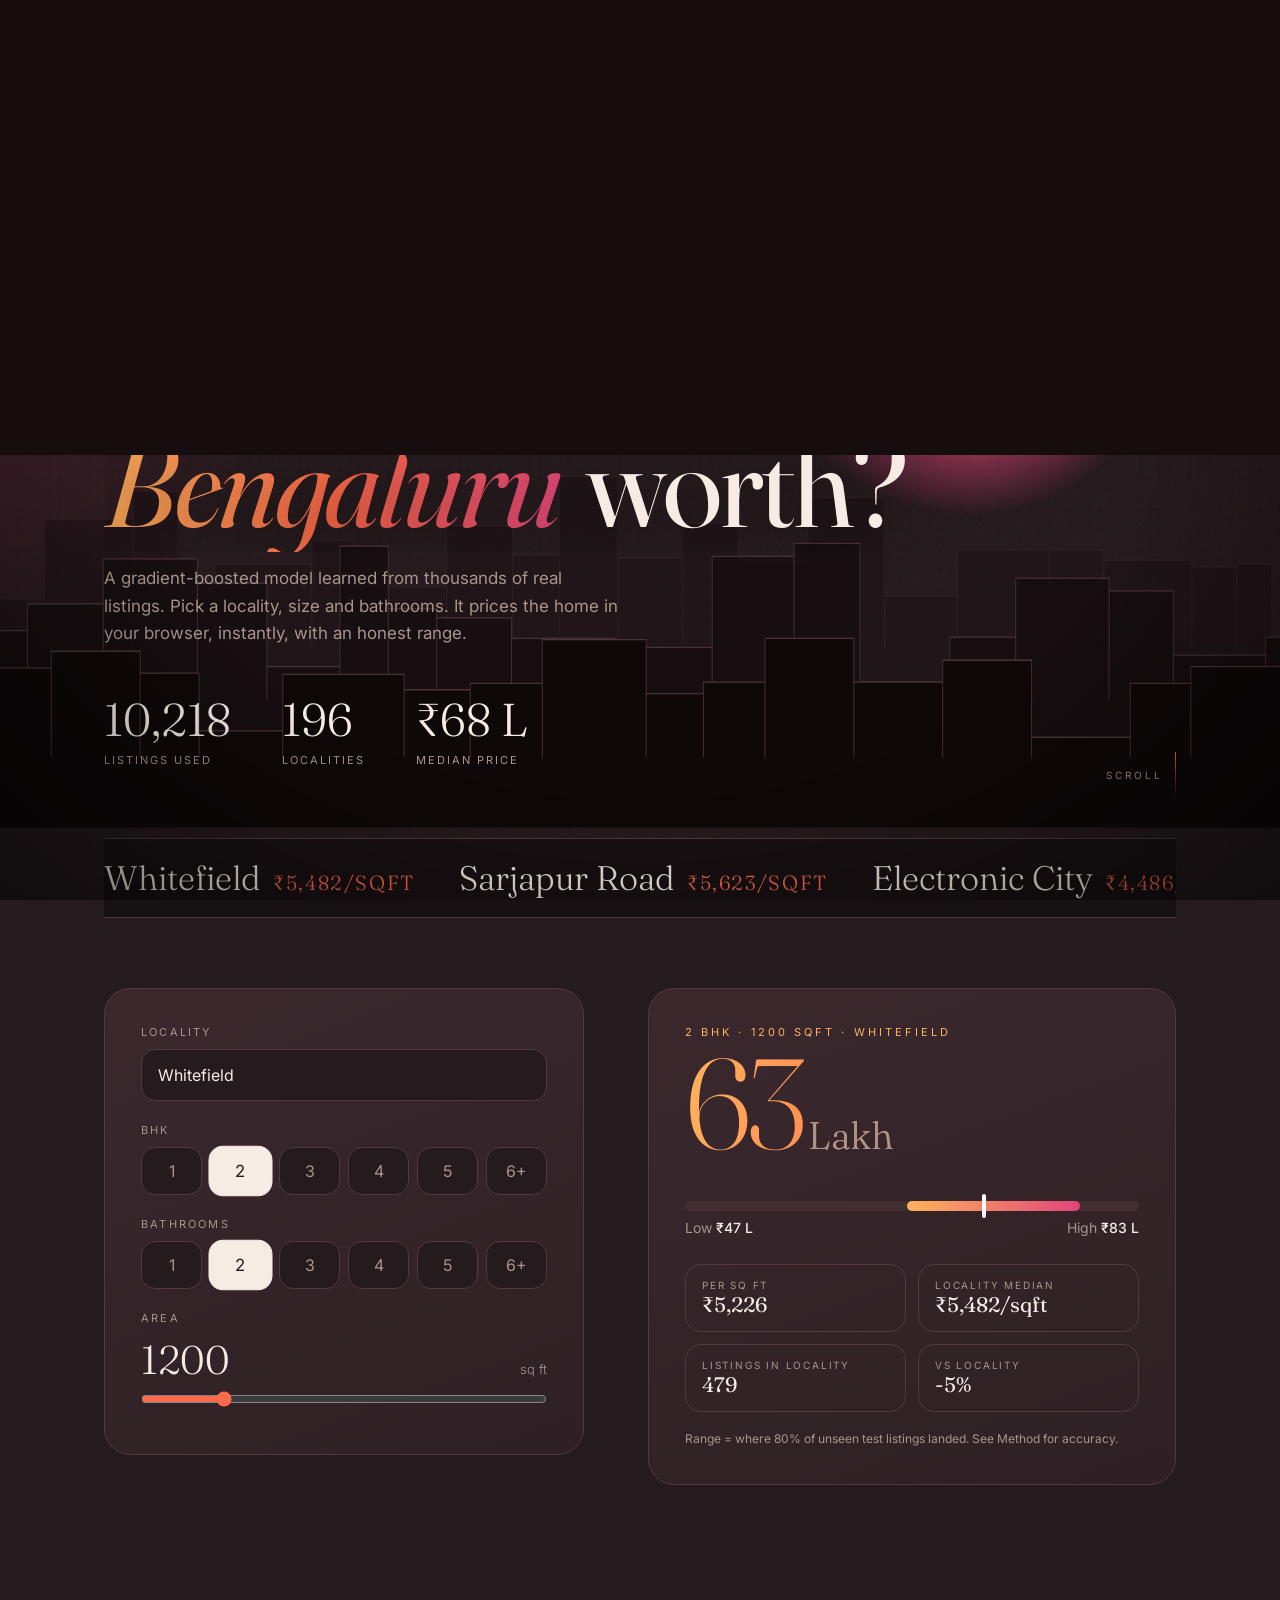
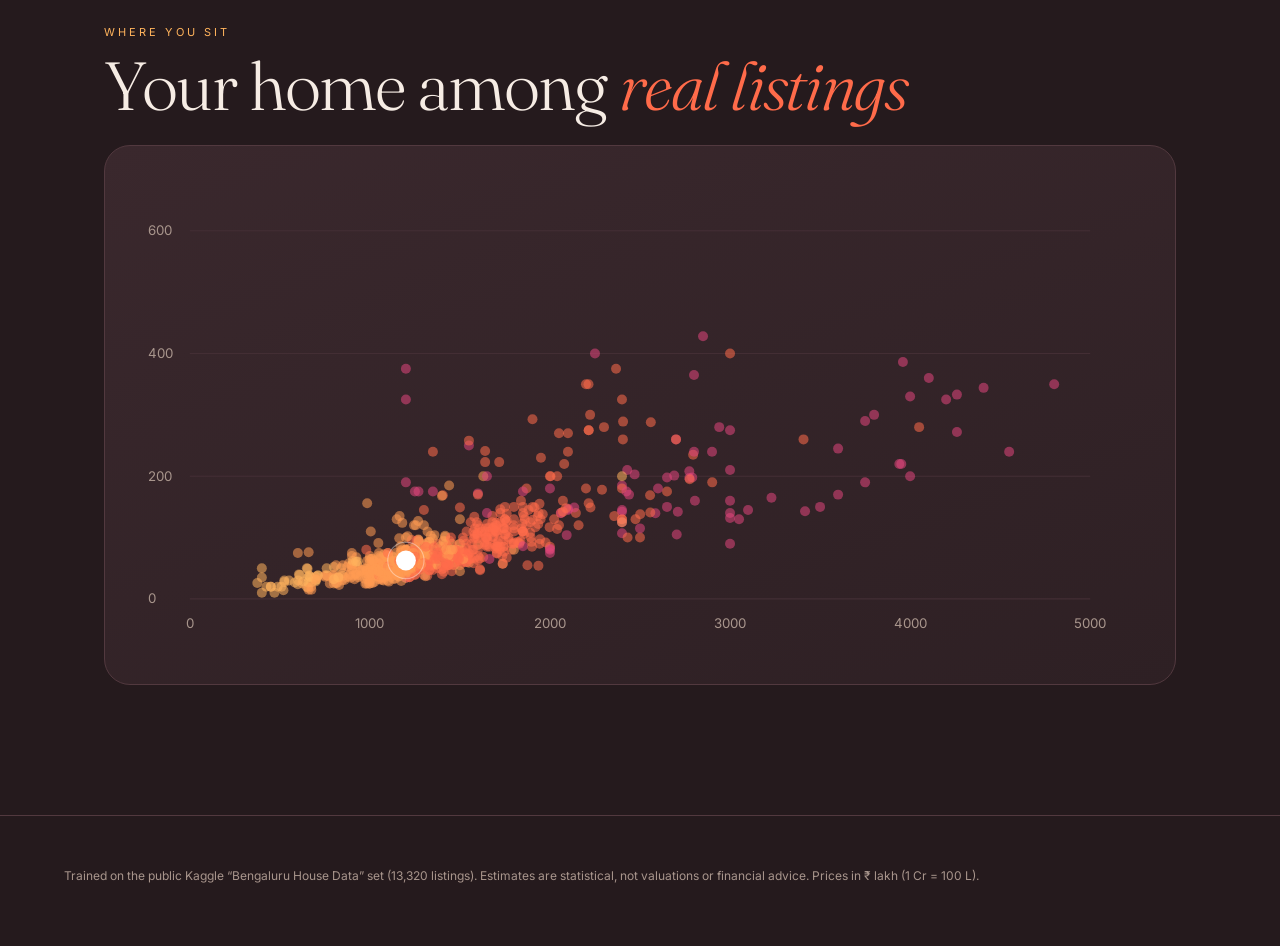
<file: index.html>
<!doctype html><html lang="en"><head><meta charset="utf-8"><meta name="viewport" content="width=device-width,initial-scale=1"><title></title><meta name="description" content="Bengaluru house price predictor trained on 13,000+ real listings."><link rel="preconnect" href="https://fonts.googleapis.com"><link href="https://fonts.googleapis.com/css2?family=Fraunces:ital,opsz,wght@0,9..144,300;0,9..144,400;1,9..144,300&family=Inter:wght@300;400;500&display=swap" rel="stylesheet"><link rel="stylesheet" href="style.css"></head><body><script src="app.js"></script><main><div class="wrap">
<div class="hero"><canvas id="dust"></canvas><div class="sun"></div>
<div class="sky"><svg viewBox="0 0 1600 400" preserveAspectRatio="none" style="opacity:0.55"><path d="M0 [base64]" fill="#1c1114" stroke="#3a262b"/></svg><svg viewBox="0 0 1600 400" preserveAspectRatio="none" style="opacity:0.8"><path d="M0 [base64]" fill="#150d0f" stroke="#52393f"/></svg><svg viewBox="0 0 1600 400" preserveAspectRatio="none" style="opacity:1"><path d="M0 [base64]" fill="#0f0809" stroke="#4a3238"/></svg></div>
<div class="eyebrow fade">Trained on real Bengaluru listings</div>
<h1 class="serif" style="margin-top:18px"><span class="ln"><span>What is a</span></span><span class="ln"><span>home in</span></span><span class="ln"><span><em>Bengaluru</em> worth?</span></span></h1>
<p class="fade">A gradient-boosted model learned from thousands of real listings. Pick a locality, size and bathrooms. It prices the home in your browser, instantly, with an honest range.</p>
<div class="stats fade"><div><b id="s1">–</b><span>listings used</span></div><div><b id="s2">–</b><span>localities</span></div><div><b id="s3">–</b><span>median price</span></div></div><div class="scrollcue">Scroll</div></div>
<div class="marq" id="mq"><div></div></div>
<section id="lab"><div class="lab">
<div class="card reveal"><label>Locality</label><div style="position:relative"><input type="text" id="loc" placeholder="Search e.g. Whitefield" autocomplete="off"><div class="sug" id="sug"></div></div>
<label>BHK</label><div class="pills" id="bhk"></div>
<label>Bathrooms</label><div class="pills" id="bath"></div>
<label>Area</label><div class="sqv"><span id="sqv">1200</span><small>sq ft</small></div><input type="range" id="sq" min="300" max="5000" step="10" value="1200"></div>
<div class="card out reveal"><div class="eyebrow" id="ol">Estimated price</div><div class="price" id="pr">–</div>
<div class="range"><i id="ri"></i><u id="rm"></u></div><div class="rl"><span>Low <b id="lo"></b></span><span>High <b id="hi"></b></span></div>
<div class="facts"><div><span>Per sq ft</span><b id="pp">–</b></div><div><span>Locality median</span><b id="lm">–</b></div><div><span>Listings in locality</span><b id="ln">–</b></div><div><span>vs locality</span><b id="vs">–</b></div></div>
<p class="note">Range = where 80% of unseen test listings landed. See Method for accuracy.</p></div>
</div></section>
<section><div class="eyebrow">Where you sit</div><h2 class="serif reveal" style="margin:12px 0 0">Your home among <em style="font-style:italic;color:var(--hot)">real listings</em></h2><div class="card chart rel" id="sc"></div></section>
</div></main>
<script>
load.then(()=>{reveal();$('#mq div').innerHTML=(t=>t+t)(STATS.localities_list.slice(0,40).map(l=>`<span><b>${l.name}</b><i>₹${l.median_ppsf.toLocaleString()}/SQFT</i></span>`).join(''));const S=STATS;count($('#s1'),S.rows_clean,v=>Math.round(v).toLocaleString());count($('#s2'),S.localities,v=>Math.round(v));count($('#s3'),S.median_price,v=>'₹'+Math.round(v)+' L');
let st={loc:'Whitefield',bhk:2,bath:2,sqft:1200};const L=Object.fromEntries(S.localities_list.map(l=>[l.name,l]));if(!L[st.loc])st.loc=S.localities_list[0].name;
$('#loc').value=st.loc;
const pills=(id,arr,key)=>{$(id).innerHTML=arr.map(v=>`<button data-v="${v}">${v}${v==arr[arr.length-1]?'+':''}</button>`).join('');$$(id+' button').forEach(b=>b.onclick=()=>{st[key]=+b.dataset.v;upd()})};
pills('#bhk',[1,2,3,4,5,6],'bhk');pills('#bath',[1,2,3,4,5,6],'bath');
$('#sq').oninput=e=>{st.sqft=+e.target.value;upd()};
const inp=$('#loc'),sug=$('#sug');let names=S.localities_list;
function show(q){const r=names.filter(n=>n.name.toLowerCase().includes(q.toLowerCase())).slice(0,40);sug.innerHTML=r.map(n=>`<div data-n="${n.name}">${n.name}<small>${n.n} listings</small></div>`).join('');sug.style.display=r.length?'block':'none';$$('div',sug).forEach(d=>d.onclick=()=>{st.loc=d.dataset.n;inp.value=st.loc;sug.style.display='none';upd()})}
inp.onfocus=()=>{inp.select();show('')};inp.oninput=()=>show(inp.value);document.addEventListener('click',e=>{if(!e.target.closest('#loc,#sug'))sug.style.display='none'});
let first=true;
function upd(){const{loc,bhk,bath,sqft}=st;$$('#bhk button').forEach(b=>b.classList.toggle('on',+b.dataset.v==bhk));$$('#bath button').forEach(b=>b.classList.toggle('on',+b.dataset.v==bath));$('#sqv').textContent=sqft;
 const p=predict(loc,bhk,sqft,bath),l=L[loc];{const u=p.mid>=100?'Cr':'Lakh',to=p.mid>=100?p.mid/100:p.mid,pv=window._pv||0,t0=performance.now();window._pv=to;(function f(t){const k=Math.min(1,(t-t0)/700),e=1-Math.pow(1-k,3),v=pv+(to-pv)*e;$('#pr').innerHTML=(u=='Cr'?v.toFixed(2):Math.round(v))+'<small>'+u+'</small>';if(k<1)requestAnimationFrame(f)})(t0)}
 $('#lo').textContent=fmt(p.lo);$('#hi').textContent=fmt(p.hi);const a=Math.max(p.hi*1.15,1),pc=v=>v/a*100;
 $('#ri').style.left=pc(p.lo)+'%';$('#ri').style.width=pc(p.hi-p.lo)+'%';$('#rm').style.left=`calc(${pc(p.mid)}% - 2px)`;
 $('#pp').textContent='₹'+Math.round(p.mid*1e5/sqft).toLocaleString();$('#lm').textContent='₹'+l.median_ppsf.toLocaleString()+'/sqft';$('#ln').textContent=l.n;
 const d=(p.mid*1e5/sqft)/l.median_ppsf-1;$('#vs').textContent=(d>=0?'+':'')+Math.round(d*100)+'%';
 $('#ol').textContent=`${bhk} BHK · ${sqft} sqft · ${loc}`;scatter($('#sc'),{sqft,price:p.mid});if(!first)$('#pr').classList.remove('pt'),void $('#pr').offsetWidth,$('#pr').classList.add('pt');first=false}
upd()});
</script>
<footer>Trained on the public Kaggle “Bengaluru House Data” set (13,320 listings). Estimates are statistical, not valuations or financial advice. Prices in ₹ lakh (1 Cr = 100 L).</footer>
</file>
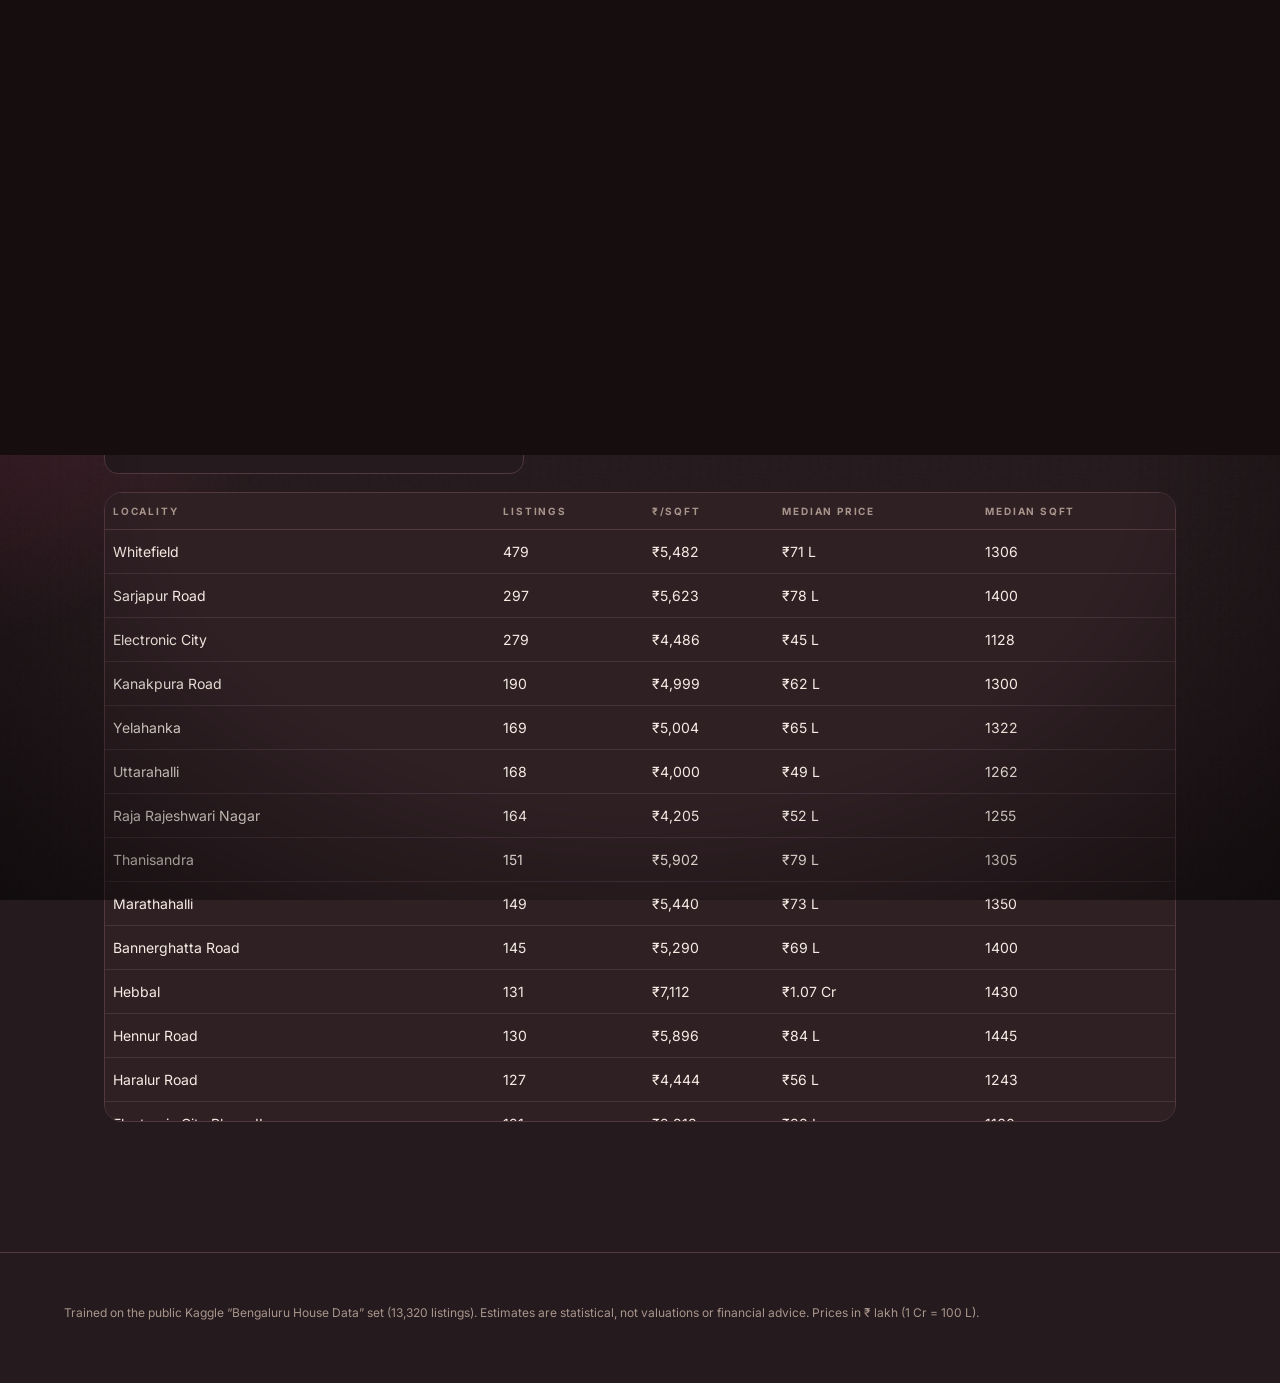
<file: localities.html>
<!doctype html><html lang="en"><head><meta charset="utf-8"><meta name="viewport" content="width=device-width,initial-scale=1"><title>Localities - </title><meta name="description" content="Bengaluru house price predictor trained on 13,000+ real listings."><link rel="preconnect" href="https://fonts.googleapis.com"><link href="https://fonts.googleapis.com/css2?family=Fraunces:ital,opsz,wght@0,9..144,300;0,9..144,400;1,9..144,300&family=Inter:wght@300;400;500&display=swap" rel="stylesheet"><link rel="stylesheet" href="style.css"></head><body><script src="app.js"></script><main><div class="wrap pg"><div class="eyebrow fade">Every locality</div><h1 class="serif" style="margin-top:14px"><span class="ln"><span>Know your</span></span><span class="ln"><span><em>neighbourhood</em></span></span></h1>
<section><input type="text" id="q" placeholder="Filter localities..." style="max-width:420px;margin-bottom:18px"><div class="tw"><table><thead><tr><th data-k="name">Locality</th><th data-k="n">Listings</th><th data-k="median_ppsf">₹/sqft</th><th data-k="median_price">Median price</th><th data-k="median_sqft">Median sqft</th></tr></thead><tbody id="tb"></tbody></table></div></section></div></main>
<script>load.then(()=>{let k='n',asc=false,q='';const T=$('#tb');
function r(){const d=STATS.localities_list.filter(l=>l.name.toLowerCase().includes(q)).sort((a,b)=>(a[k]>b[k]?1:-1)*(asc?1:-1));T.innerHTML=d.map(l=>`<tr><td>${l.name}</td><td>${l.n}</td><td>₹${l.median_ppsf.toLocaleString()}</td><td>${fmt(l.median_price)}</td><td>${l.median_sqft}</td></tr>`).join('')}
$$('th').forEach(h=>h.onclick=()=>{asc=k==h.dataset.k?!asc:false;k=h.dataset.k;r()});$('#q').oninput=e=>{q=e.target.value.toLowerCase();r()};r()})</script>
<footer>Trained on the public Kaggle “Bengaluru House Data” set (13,320 listings). Estimates are statistical, not valuations or financial advice. Prices in ₹ lakh (1 Cr = 100 L).</footer>
</file>
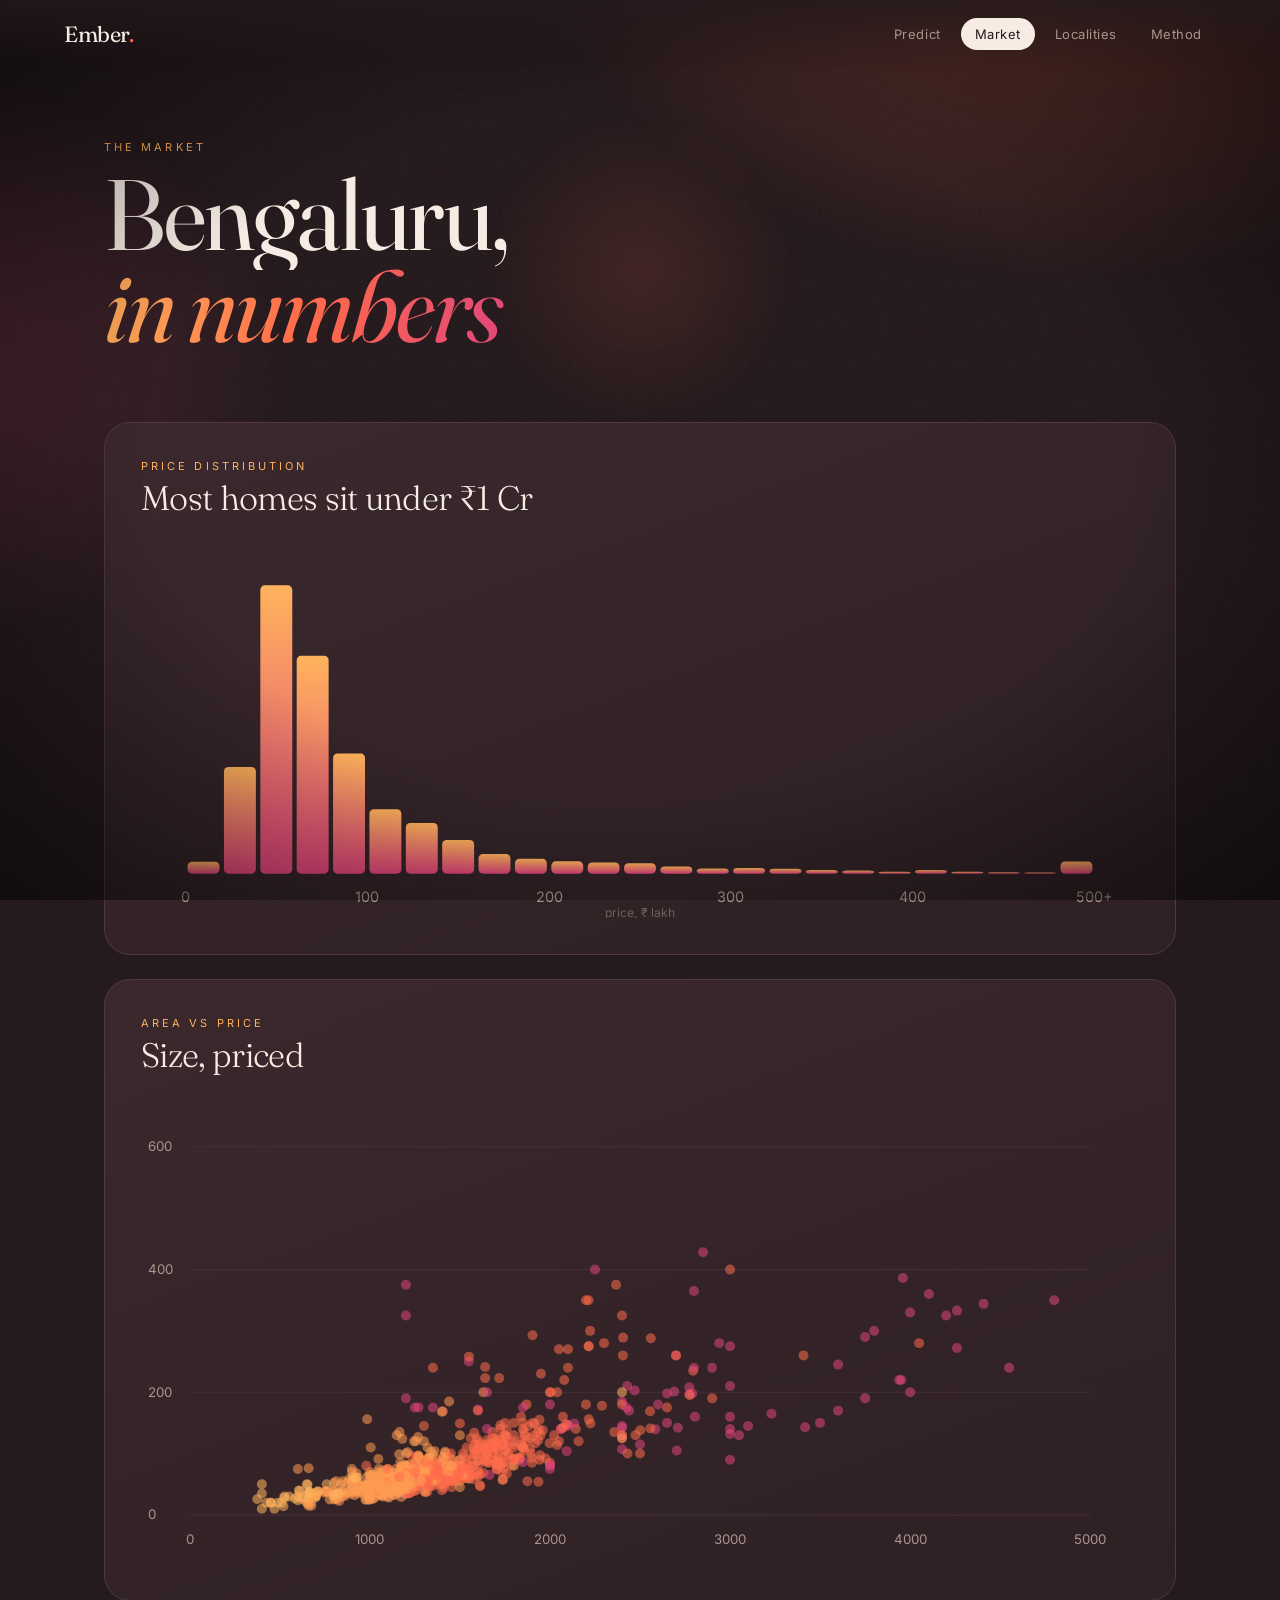
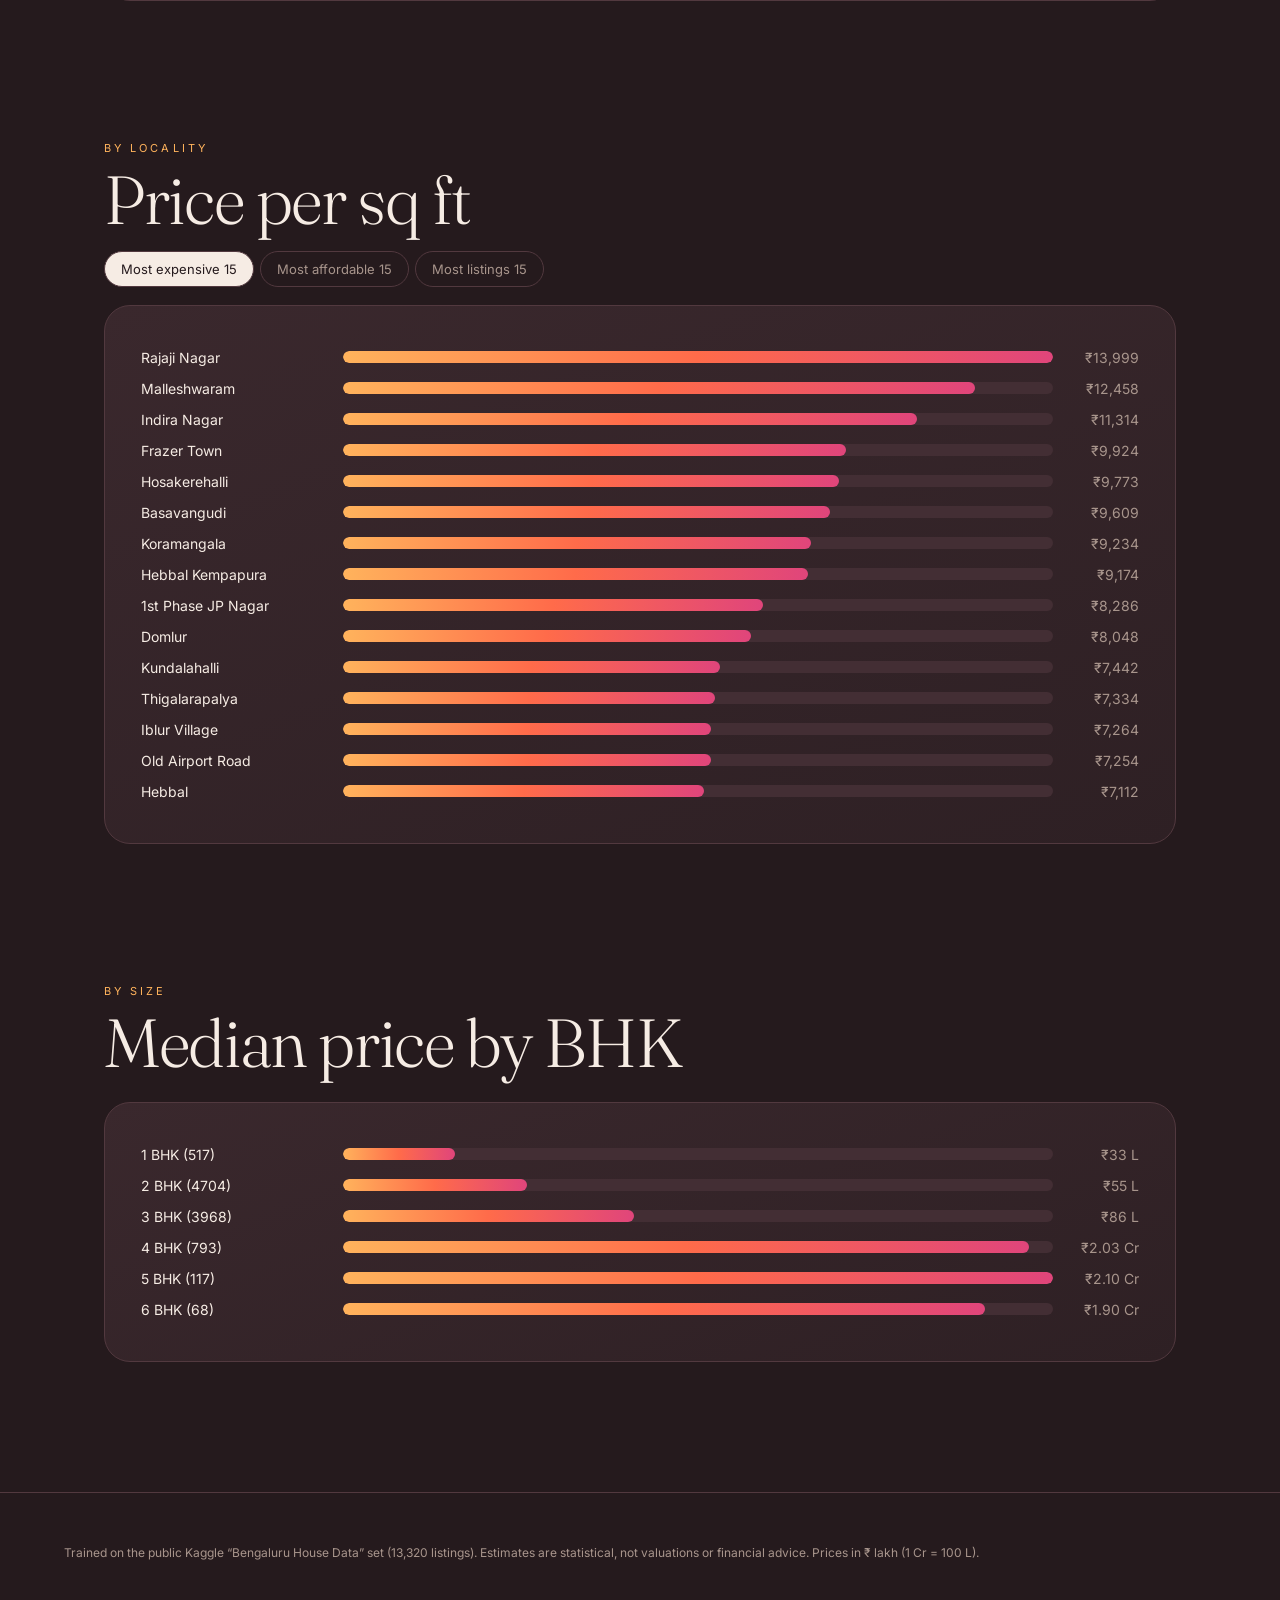
<file: market.html>
<!doctype html><html lang="en"><head><meta charset="utf-8"><meta name="viewport" content="width=device-width,initial-scale=1"><title>Market - </title><meta name="description" content="Bengaluru house price predictor trained on 13,000+ real listings."><link rel="preconnect" href="https://fonts.googleapis.com"><link href="https://fonts.googleapis.com/css2?family=Fraunces:ital,opsz,wght@0,9..144,300;0,9..144,400;1,9..144,300&family=Inter:wght@300;400;500&display=swap" rel="stylesheet"><link rel="stylesheet" href="style.css"></head><body><script src="app.js"></script><main><div class="wrap pg"><div class="eyebrow fade">The market</div><h1 class="serif" style="margin-top:14px"><span class="ln"><span>Bengaluru,</span></span><span class="ln"><span><em>in numbers</em></span></span></h1>
<section><div class="grid2" style="grid-template-columns:1fr"><div class="card reveal"><div class="eyebrow">Price distribution</div><h2 class="serif" style="font-size:34px;margin-top:8px">Most homes sit under ₹1 Cr</h2><div class="chart rel" id="h"></div></div>
<div class="card reveal"><div class="eyebrow">Area vs price</div><h2 class="serif" style="font-size:34px;margin-top:8px">Size, priced</h2><div class="chart rel" id="s"></div></div></div></section>
<section><div class="eyebrow">By locality</div><h2 class="serif" style="margin-top:10px">Price per sq ft</h2>
<div class="seg" id="sg"><button class="on" data-k="hi">Most expensive 15</button><button data-k="lo">Most affordable 15</button><button data-k="n">Most listings 15</button></div><div class="card reveal rel" id="b"></div></section>
<section><div class="eyebrow">By size</div><h2 class="serif" style="margin-top:10px">Median price by BHK</h2><div class="card reveal" id="k"></div></section>
</div></main><script>
load.then(()=>{reveal();hist($('#h'));scatter($('#s'));const A=STATS.localities_list.filter(l=>l.n>=15);
const set={hi:[...A].sort((a,b)=>b.median_ppsf-a.median_ppsf).slice(0,15),lo:[...A].sort((a,b)=>a.median_ppsf-b.median_ppsf).slice(0,15),n:A.slice(0,15)};
const draw=k=>{const el=$('#b');el.classList.add('in');bars(el,set[k].map(l=>({name:l.name,v:l.median_ppsf})),'v',v=>'₹'+v.toLocaleString())};
$$('#sg button').forEach(b=>b.onclick=()=>{$$('#sg button').forEach(x=>x.classList.remove('on'));b.classList.add('on');draw(b.dataset.k)});draw('hi');
bars($('#k'),Object.entries(STATS.bhk).map(([b,v])=>({name:b+' BHK ('+v.n+')',v:v.median_price})),'v',v=>fmt(v))});
</script>
<footer>Trained on the public Kaggle “Bengaluru House Data” set (13,320 listings). Estimates are statistical, not valuations or financial advice. Prices in ₹ lakh (1 Cr = 100 L).</footer>
</file>
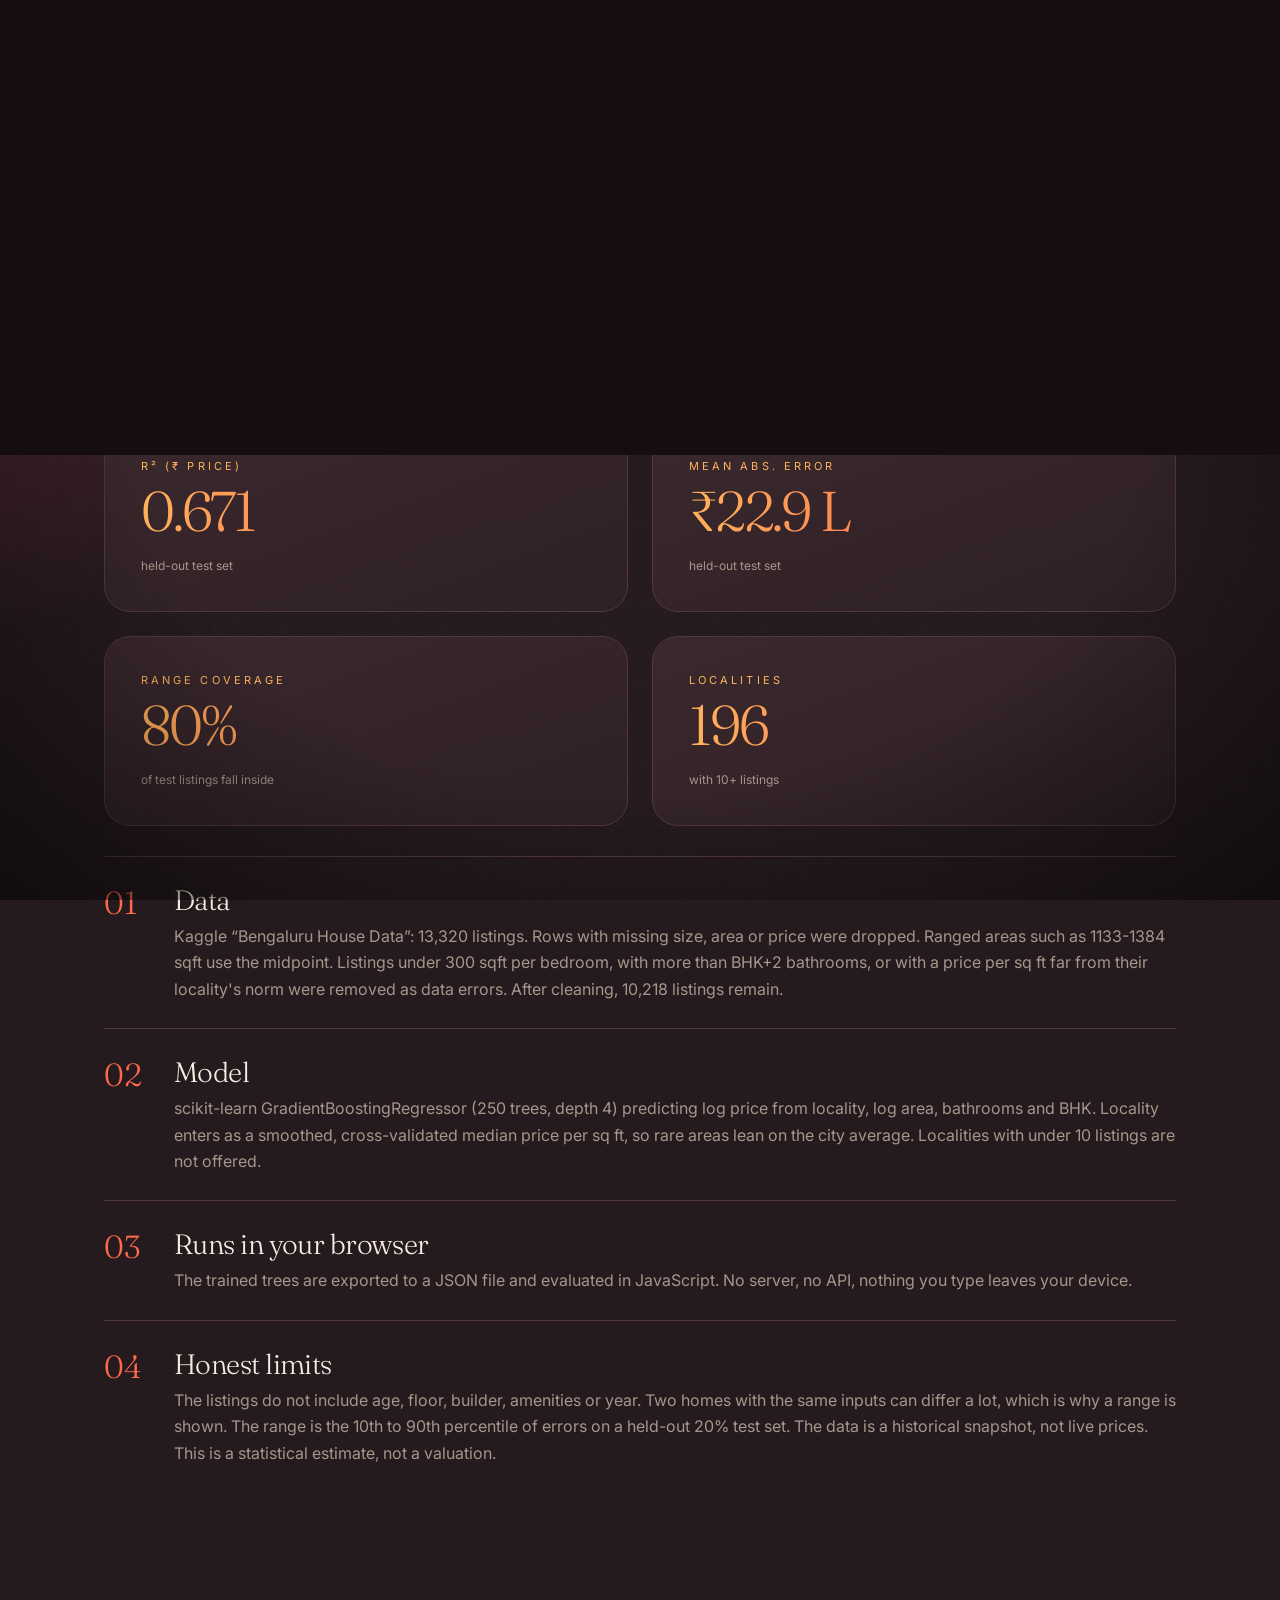
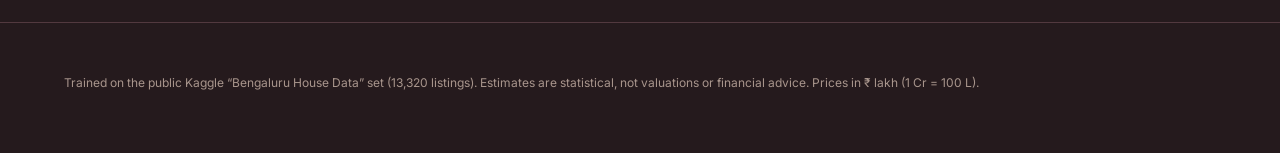
<file: method.html>
<!doctype html><html lang="en"><head><meta charset="utf-8"><meta name="viewport" content="width=device-width,initial-scale=1"><title>Method - </title><meta name="description" content="Bengaluru house price predictor trained on 13,000+ real listings."><link rel="preconnect" href="https://fonts.googleapis.com"><link href="https://fonts.googleapis.com/css2?family=Fraunces:ital,opsz,wght@0,9..144,300;0,9..144,400;1,9..144,300&family=Inter:wght@300;400;500&display=swap" rel="stylesheet"><link rel="stylesheet" href="style.css"></head><body><script src="app.js"></script><main><div class="wrap pg"><div class="eyebrow fade">Method</div><h1 class="serif" style="margin-top:14px"><span class="ln"><span>How it</span></span><span class="ln"><span><em>works</em></span></span></h1>
<section><div class="grid2" id="m"></div>
<div style="margin-top:30px"><div class="step"><b>01</b><div><h3 class="serif" style="font-size:28px">Data</h3><p>Kaggle “Bengaluru House Data”: 13,320 listings. Rows with missing size, area or price were dropped. Ranged areas such as 1133-1384 sqft use the midpoint. Listings under 300 sqft per bedroom, with more than BHK+2 bathrooms, or with a price per sq ft far from their locality's norm were removed as data errors. <span id="cl"></span></p></div></div>
<div class="step"><b>02</b><div><h3 class="serif" style="font-size:28px">Model</h3><p>scikit-learn GradientBoostingRegressor (250 trees, depth 4) predicting log price from locality, log area, bathrooms and BHK. Locality enters as a smoothed, cross-validated median price per sq ft, so rare areas lean on the city average. Localities with under 10 listings are not offered.</p></div></div>
<div class="step"><b>03</b><div><h3 class="serif" style="font-size:28px">Runs in your browser</h3><p>The trained trees are exported to a JSON file and evaluated in JavaScript. No server, no API, nothing you type leaves your device.</p></div></div>
<div class="step"><b>04</b><div><h3 class="serif" style="font-size:28px">Honest limits</h3><p>The listings do not include age, floor, builder, amenities or year. Two homes with the same inputs can differ a lot, which is why a range is shown. The range is the 10th to 90th percentile of errors on a held-out 20% test set. The data is a historical snapshot, not live prices. This is a statistical estimate, not a valuation.</p></div></div></div></section></div></main>
<script>load.then(()=>{reveal();const s=STATS;$('#cl').textContent=`After cleaning, ${s.rows_clean.toLocaleString()} listings remain.`;
$('#m').innerHTML=[['R² (₹ price)',s.r2,'held-out test set'],['Mean abs. error','₹'+s.mae_lakh+' L','held-out test set'],['Range coverage','80%','of test listings fall inside'],['Localities',s.localities,'with 10+ listings']].map(([a,b,c])=>`<div class="card reveal"><div class="eyebrow">${a}</div><div class="price" style="font-size:56px;margin-top:10px">${b}</div><p class="note">${c}</p></div>`).join('');reveal()})</script>
<footer>Trained on the public Kaggle “Bengaluru House Data” set (13,320 listings). Estimates are statistical, not valuations or financial advice. Prices in ₹ lakh (1 Cr = 100 L).</footer>
</file>
<file: style.css>
:root{--bg:#251a1d;--bg2:#2f2024;--ink:#f6ece4;--mut:#a8958c;--line:#52393f;--hot:#ff6b4a;--gold:#ffb35c;--rose:#e0457b}
*{box-sizing:border-box;margin:0;padding:0}html{scroll-behavior:smooth}
body{background:var(--bg);color:var(--ink);font-family:'Inter',system-ui,sans-serif;overflow-x:hidden;min-height:100vh;-webkit-font-smoothing:antialiased}
body:before{content:"";position:fixed;inset:0;background:radial-gradient(900px 600px at 85% -10%,rgba(255,107,74,.34),transparent 62%),radial-gradient(700px 500px at -10% 40%,rgba(224,69,123,.24),transparent 60%);pointer-events:none;z-index:0}
body:after{content:"";position:fixed;inset:0;opacity:.06;pointer-events:none;z-index:1;background-image:url("data:image/svg+xml;utf8,<svg xmlns='http://www.w3.org/2000/svg' width='160' height='160'><filter id='n'><feTurbulence baseFrequency='.9' numOctaves='2'/></filter><rect width='160' height='160' filter='url(%23n)'/></svg>")}
.serif{font-family:'Fraunces',Georgia,serif;font-weight:300;letter-spacing:-.02em}
main,header,footer{position:relative;z-index:2}
header{position:fixed;top:0;left:0;right:0;display:flex;justify-content:space-between;align-items:center;padding:18px 5vw;z-index:20;backdrop-filter:blur(14px);background:linear-gradient(#251a1dcc,#251a1d00)}
.logo{font-family:'Fraunces',serif;font-size:22px;color:var(--ink);text-decoration:none;letter-spacing:-.02em}.logo i{color:var(--hot);font-style:normal}
nav{display:flex;gap:6px}nav a{color:var(--mut);text-decoration:none;font-size:13px;padding:8px 14px;border-radius:99px;letter-spacing:.04em;transition:.3s}
nav a:hover{color:var(--ink)}nav a.on{color:var(--bg);background:var(--ink)}
@media(max-width:640px){header{flex-direction:column;gap:8px;padding:12px 4vw}nav a{padding:7px 11px;font-size:12px}}
.wrap{max-width:1200px;margin:0 auto;padding:0 5vw}
.eyebrow{font-size:11px;letter-spacing:.28em;text-transform:uppercase;color:var(--gold)}
h1{font-size:clamp(46px,9.5vw,132px);line-height:.92}h1 em{font-style:italic;background:linear-gradient(100deg,var(--gold),var(--hot) 50%,var(--rose));-webkit-background-clip:text;background-clip:text;color:transparent;padding-right:.08em}
h2{font-size:clamp(34px,5.5vw,68px);line-height:1}
.hero{min-height:92vh;display:flex;flex-direction:column;justify-content:flex-end;padding:140px 0 60px;position:relative}
.hero p{max-width:520px;color:var(--mut);margin-top:26px;line-height:1.6;font-size:17px}
.skyline{position:absolute;right:0;top:110px;width:min(760px,92vw);opacity:.55;z-index:0;pointer-events:none}
.stats{position:relative;z-index:2;display:flex;gap:clamp(18px,4vw,60px);margin-top:44px;flex-wrap:wrap}.stats b{display:block;font-family:'Fraunces',serif;font-weight:300;font-size:clamp(28px,4vw,46px)}.stats span{font-size:11px;letter-spacing:.18em;text-transform:uppercase;color:var(--mut)}
.reveal{opacity:0;transform:translateY(30px);transition:1s cubic-bezier(.2,.7,.2,1)}.reveal.in{opacity:1;transform:none}
section{padding:70px 0}
.lab{display:grid;grid-template-columns:1fr 1.1fr;gap:clamp(24px,5vw,70px);align-items:start}
@media(max-width:860px){.lab{grid-template-columns:1fr}}
.card{background:linear-gradient(160deg,#3a282d,#2e2024);border:1px solid var(--line);border-radius:26px;padding:clamp(20px,3vw,36px)}
label{display:block;font-size:11px;letter-spacing:.2em;text-transform:uppercase;color:var(--mut);margin:22px 0 10px}label:first-child{margin-top:0}
input[type=text],select{width:100%;background:#251a1d;border:1px solid var(--line);color:var(--ink);padding:15px 16px;border-radius:14px;font-size:16px;font-family:inherit;outline:none;transition:.3s}
input:focus,select:focus{border-color:var(--hot);box-shadow:0 0 0 4px rgba(255,107,74,.15)}
.sug{max-height:220px;overflow:auto;border:1px solid var(--line);border-radius:14px;margin-top:6px;background:#251a1d;display:none}.sug div{padding:11px 16px;cursor:pointer;display:flex;justify-content:space-between;font-size:15px}.sug div:hover,.sug div.act{background:#45303a}.sug small{color:var(--mut)}
.pills{display:flex;gap:8px;flex-wrap:wrap}.pills button{flex:1;min-width:48px;background:#251a1d;border:1px solid var(--line);color:var(--mut);padding:13px 0;border-radius:14px;font-size:16px;cursor:pointer;transition:.25s;font-family:inherit}
.pills button:hover{transform:translateY(-2px);color:var(--ink)}.pills button.on{background:var(--ink);color:var(--bg);border-color:var(--ink);transform:scale(1.05)}
input[type=range]{width:100%;accent-color:var(--hot);height:30px}
.sqv{font-family:'Fraunces',serif;font-size:40px;font-weight:300;display:flex;justify-content:space-between;align-items:baseline}.sqv small{font-size:13px;color:var(--mut);font-family:Inter}
.out{position:sticky;top:90px}
.price{font-family:'Fraunces',serif;font-weight:300;font-size:clamp(64px,11vw,128px);line-height:1;letter-spacing:-.04em;background:linear-gradient(100deg,var(--gold),var(--hot) 60%,var(--rose));-webkit-background-clip:text;background-clip:text;color:transparent;padding-right:.05em}
.price small{font-size:.3em;letter-spacing:0;margin-left:6px;color:var(--mut);-webkit-text-fill-color:var(--mut)}
.range{margin:34px 0 8px;height:10px;border-radius:9px;background:#432e34;position:relative}.range i{position:absolute;top:0;bottom:0;border-radius:9px;background:linear-gradient(90deg,var(--gold),var(--rose));transition:.7s cubic-bezier(.2,.7,.2,1)}.range u{position:absolute;top:-7px;width:4px;height:24px;background:#fff;border-radius:3px;transition:.7s cubic-bezier(.2,.7,.2,1);text-decoration:none}
.rl{display:flex;justify-content:space-between;font-size:14px;color:var(--mut)}.rl b{color:var(--ink);font-weight:500}
.facts{display:grid;grid-template-columns:1fr 1fr;gap:12px;margin-top:28px}.facts div{border:1px solid var(--line);border-radius:16px;padding:14px 16px}.facts span{font-size:10px;letter-spacing:.18em;text-transform:uppercase;color:var(--mut);display:block}.facts b{font-size:21px;font-weight:400;font-family:'Fraunces',serif}
.note{font-size:12px;color:var(--mut);margin-top:18px;line-height:1.5}
canvas,svg.ch{width:100%;display:block}
.chart{margin-top:26px}.chart .tt{position:absolute;pointer-events:none;background:#fff;color:#111;font-size:12px;padding:6px 10px;border-radius:8px;opacity:0;transition:.15s;white-space:nowrap;z-index:5}
.rel{position:relative}
.bar{display:grid;grid-template-columns:minmax(110px,190px) 1fr 74px;gap:12px;align-items:center;padding:7px 0;font-size:14px;cursor:default}.bar .t{height:12px;background:#432e34;border-radius:9px;overflow:hidden}.bar .t i{display:block;height:100%;width:0;background:linear-gradient(90deg,var(--gold),var(--hot),var(--rose));border-radius:9px;transition:1.3s cubic-bezier(.2,.7,.2,1)}.bar span:last-child{text-align:right;color:var(--mut)}
.seg{display:flex;gap:6px;margin:18px 0}.seg button{background:none;border:1px solid var(--line);color:var(--mut);padding:9px 16px;border-radius:99px;cursor:pointer;font-family:inherit;font-size:13px}.seg button.on{background:var(--ink);color:var(--bg)}
table{width:100%;border-collapse:collapse;font-size:14px}th{font-size:10px;letter-spacing:.18em;text-transform:uppercase;color:var(--mut);text-align:left;padding:12px 8px;cursor:pointer;border-bottom:1px solid var(--line);position:sticky;top:0;background:var(--bg2)}td{padding:13px 8px;border-bottom:1px solid #46323a}tr:hover td{background:#3a272c}
.tw{max-height:70vh;overflow:auto;border-radius:18px;border:1px solid var(--line);background:var(--bg2)}
@media(max-width:640px){td,th{padding:11px 5px;font-size:12px}.bar{grid-template-columns:100px 1fr 58px;font-size:12px}}
.pg{padding-top:140px}.pg h1{font-size:clamp(44px,8vw,100px)}
.grid2{display:grid;grid-template-columns:1fr 1fr;gap:24px}@media(max-width:860px){.grid2{grid-template-columns:1fr}}
.step{border-top:1px solid var(--line);padding:26px 0;display:grid;grid-template-columns:60px 1fr;gap:10px}.step b{font-family:'Fraunces',serif;font-size:32px;color:var(--hot);font-weight:300}.step p{color:var(--mut);line-height:1.65;margin-top:6px}
footer{padding:50px 5vw 60px;color:var(--mut);font-size:12px;border-top:1px solid var(--line);margin-top:60px;line-height:1.7}
.cur{position:fixed;width:340px;height:340px;border-radius:50%;background:radial-gradient(circle,rgba(255,107,74,.13),transparent 65%);pointer-events:none;z-index:1;transform:translate(-50%,-50%);left:50%;top:30%}
@media(hover:none){.cur{display:none}}
.pt{animation:pop .5s}@keyframes pop{from{transform:scale(.97);opacity:.5}}
h2+.card{margin-top:26px}
h1.serif{font-weight:400}
/* ===== cinematic layer ===== */
body:after{animation:grain .9s steps(6) infinite}@keyframes grain{0%{background-position:0 0}20%{background-position:-40px 22px}40%{background-position:30px -50px}60%{background-position:-60px -20px}80%{background-position:50px 40px}100%{background-position:0 0}}
.vig{position:fixed;inset:0;pointer-events:none;z-index:3;background:radial-gradient(ellipse at center,transparent 55%,rgba(0,0,0,.55))}
.curtain{position:fixed;inset:0;z-index:100;pointer-events:none}
.curtain i{position:absolute;left:0;right:0;height:50.5%;background:#160d0f;transition:transform 1.1s cubic-bezier(.77,0,.18,1)}
.curtain i:first-child{top:0}.curtain i:last-child{bottom:0}
.curtain b{position:absolute;inset:0;display:flex;align-items:center;justify-content:center;font-family:'Fraunces',serif;font-weight:300;font-size:clamp(26px,5vw,54px);letter-spacing:.02em;color:var(--ink);transition:opacity .5s,letter-spacing 1.6s}
.curtain.open i:first-child{transform:translateY(-101%)}.curtain.open i:last-child{transform:translateY(101%)}.curtain.open b{opacity:0;letter-spacing:.3em}
.curtain.closed i{transition-duration:.55s}.curtain.closed b{opacity:0}
.curtain.closed i:first-child,.curtain.closed i:last-child{transform:none}
.ln{display:block;overflow:hidden;padding-bottom:.1em;margin-bottom:-.1em}.ln>span{display:inline-block;transform:translateY(112%);transition:transform 1.3s cubic-bezier(.16,1,.3,1)}
.go .ln>span{transform:none}.go .ln:nth-child(2)>span{transition-delay:.12s}.go .ln:nth-child(3)>span{transition-delay:.24s}
.fade{opacity:0;transform:translateY(20px);transition:1.2s cubic-bezier(.16,1,.3,1) .7s}.go .fade{opacity:1;transform:none}
#dust{position:absolute;inset:0;width:100%;height:100%;z-index:0;pointer-events:none}
.sky{position:absolute;left:0;right:0;bottom:0;height:62%;z-index:0;pointer-events:none;overflow:hidden}
.sky svg{position:absolute;bottom:0;left:-5%;width:110%;height:100%;will-change:transform}
.sun{position:absolute;right:12%;top:12%;width:min(420px,60vw);aspect-ratio:1;border-radius:50%;background:radial-gradient(circle at 50% 50%,#ffb35c 0,#ff6b4a 28%,rgba(224,69,123,.5) 52%,transparent 70%);filter:blur(2px);opacity:.85;z-index:0;will-change:transform;animation:breathe 7s ease-in-out infinite}
@keyframes breathe{50%{transform:scale(1.06);opacity:1}}
.hero{overflow:visible}.hero>*{position:relative;z-index:2}.hero>.sun,.hero>.sky,.hero>#dust{position:absolute}
.hero h1{text-shadow:0 10px 60px rgba(0,0,0,.5)}
.scrollcue{position:absolute!important;right:0;bottom:30px;font-size:10px;letter-spacing:.3em;text-transform:uppercase;color:var(--mut);display:flex;align-items:center;gap:12px;z-index:3}
.scrollcue:after{content:"";width:1px;height:46px;background:linear-gradient(var(--hot),transparent);animation:cue 2s infinite}@keyframes cue{0%{transform:scaleY(0);transform-origin:top}50%{transform:scaleY(1);transform-origin:top}51%{transform-origin:bottom}100%{transform:scaleY(0);transform-origin:bottom}}
.marq{border-block:1px solid var(--line);overflow:hidden;white-space:nowrap;padding:18px 0;margin:10px 0 0;position:relative;z-index:2;background:rgba(18,13,14,.6);backdrop-filter:blur(6px)}
.marq div{display:inline-block;animation:mq 70s linear infinite}.marq:hover div{animation-play-state:paused}
.marq span{font-family:'Fraunces',serif;font-weight:300;font-size:clamp(20px,3vw,34px);margin-right:44px;color:var(--mut)}.marq span b{color:var(--ink);font-weight:300}.marq span i{font-style:normal;color:var(--hot);margin-left:12px;font-size:.6em;letter-spacing:.08em}
@keyframes mq{to{transform:translateX(-50%)}}
.card{transition:transform .5s cubic-bezier(.16,1,.3,1),border-color .4s,box-shadow .5s}.card:hover{border-color:#5a3a40;box-shadow:0 30px 80px -30px rgba(255,107,74,.25)}
.bigw{font-family:'Fraunces',serif;font-weight:300;font-size:clamp(70px,16vw,240px);line-height:.9;letter-spacing:-.04em;opacity:.07;white-space:nowrap;position:absolute;left:3vw;pointer-events:none;user-select:none}
h2 .ln{display:inline-block}
.sweep{position:relative;display:inline-block}.sweep:after{content:"";position:absolute;left:0;bottom:-6px;height:2px;width:0;background:linear-gradient(90deg,var(--gold),var(--rose));transition:width 1.4s cubic-bezier(.16,1,.3,1) .3s}.in .sweep:after,.go .sweep:after{width:100%}
@media(prefers-reduced-motion:reduce){*{animation:none!important;transition-duration:.01ms!important}}
.hero>.sky,.hero>#dust{left:50%;right:auto;width:100vw;margin-left:-50vw;transform:none}
.hero>.sky{left:50%}.hero>.sun{right:calc(-50vw + 50% + 8vw)}
body{overflow-x:hidden}
@media(max-width:700px){.scrollcue{display:none!important}}
</file>
